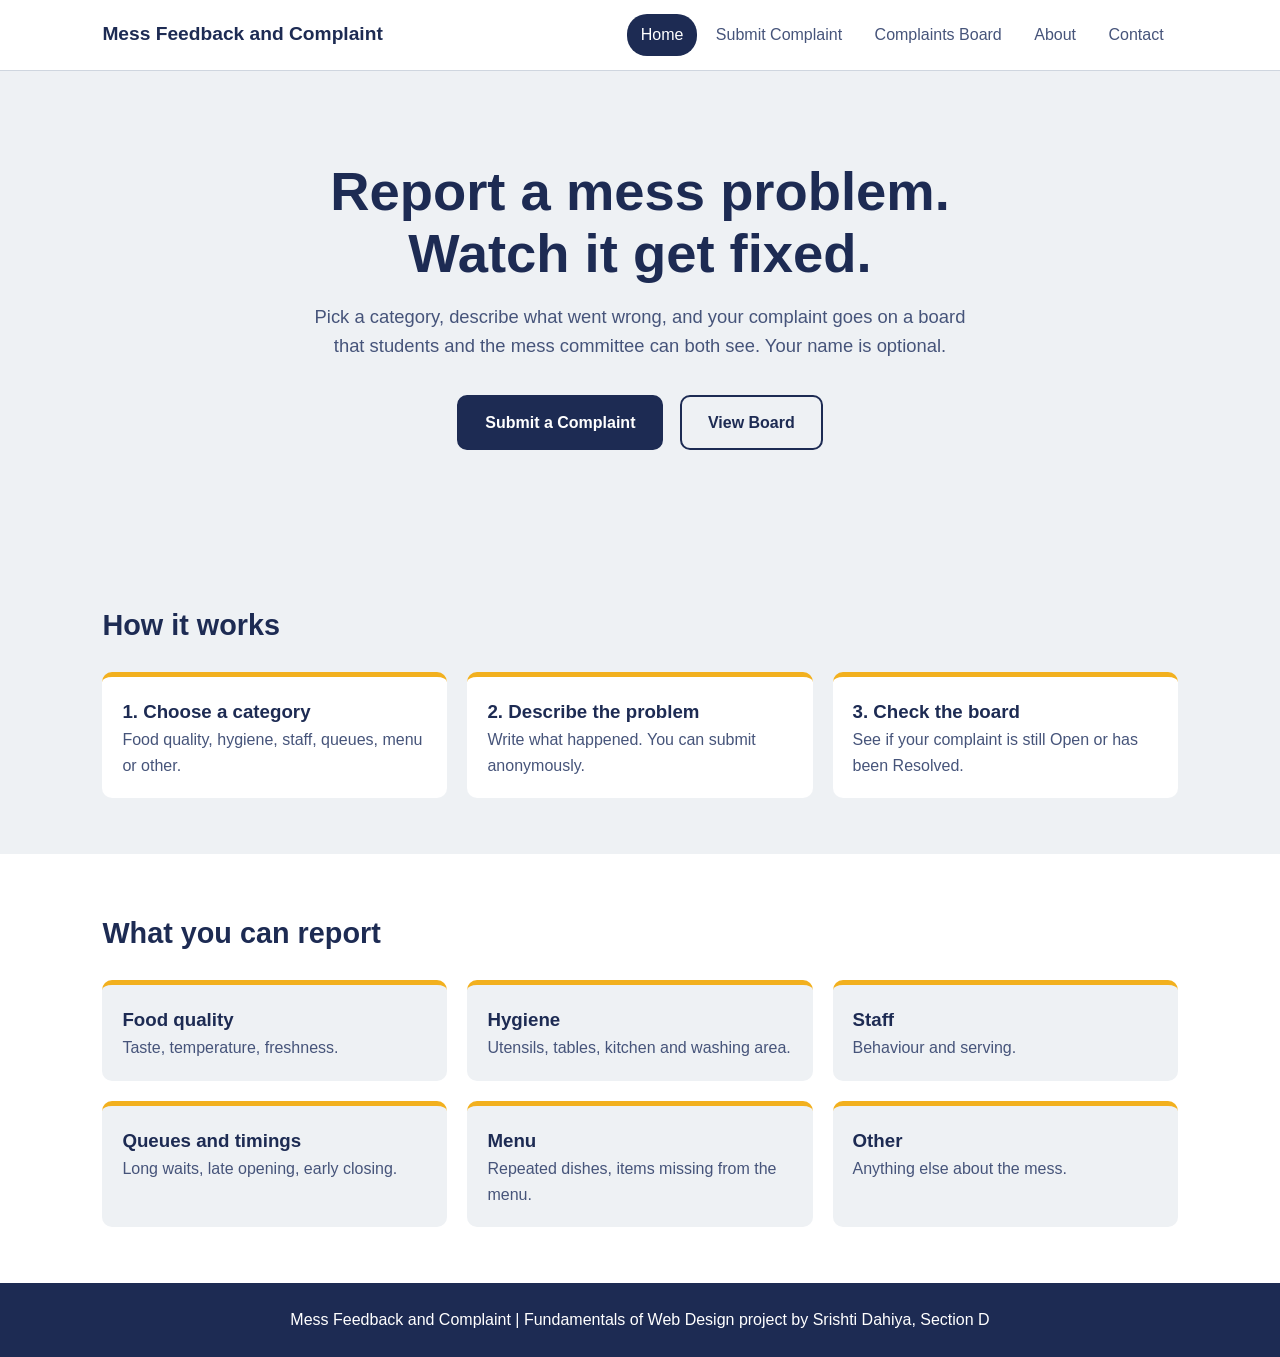
<file: index.html>
<!DOCTYPE html>
<html lang="en">
<head>
  <meta charset="UTF-8">
  <meta name="viewport" content="width=device-width, initial-scale=1.0">
  <title>Mess Feedback and Complaint</title>
  <link rel="stylesheet" href="style.css">
</head>
<body>
  <header>
    <a class="brand" href="index.html">Mess Feedback and Complaint</a>
    <nav>
      <a class="active" href="index.html">Home</a>
      <a href="submit.html">Submit Complaint</a>
      <a href="board.html">Complaints Board</a>
      <a href="about.html">About</a>
      <a href="contact.html">Contact</a>
    </nav>
  </header>

  <section class="hero">
    <h1>Report a mess problem. Watch it get fixed.</h1>
    <p>Pick a category, describe what went wrong, and your complaint goes on a board that students and the mess committee can both see. Your name is optional.</p>
    <a class="btn" href="submit.html">Submit a Complaint</a>
    <a class="btn light" href="board.html">View Board</a>
  </section>

  <section>
    <h2>How it works</h2>
    <div class="grid">
      <div><h3>1. Choose a category</h3><p>Food quality, hygiene, staff, queues, menu or other.</p></div>
      <div><h3>2. Describe the problem</h3><p>Write what happened. You can submit anonymously.</p></div>
      <div><h3>3. Check the board</h3><p>See if your complaint is still Open or has been Resolved.</p></div>
    </div>
  </section>

  <section class="tint">
    <h2>What you can report</h2>
    <div class="grid">
      <div><h3>Food quality</h3><p>Taste, temperature, freshness.</p></div>
      <div><h3>Hygiene</h3><p>Utensils, tables, kitchen and washing area.</p></div>
      <div><h3>Staff</h3><p>Behaviour and serving.</p></div>
      <div><h3>Queues and timings</h3><p>Long waits, late opening, early closing.</p></div>
      <div><h3>Menu</h3><p>Repeated dishes, items missing from the menu.</p></div>
      <div><h3>Other</h3><p>Anything else about the mess.</p></div>
    </div>
  </section>

  <footer>Mess Feedback and Complaint | Fundamentals of Web Design project by Srishti Dahiya, Section D</footer>
</body>
</html>
</file>
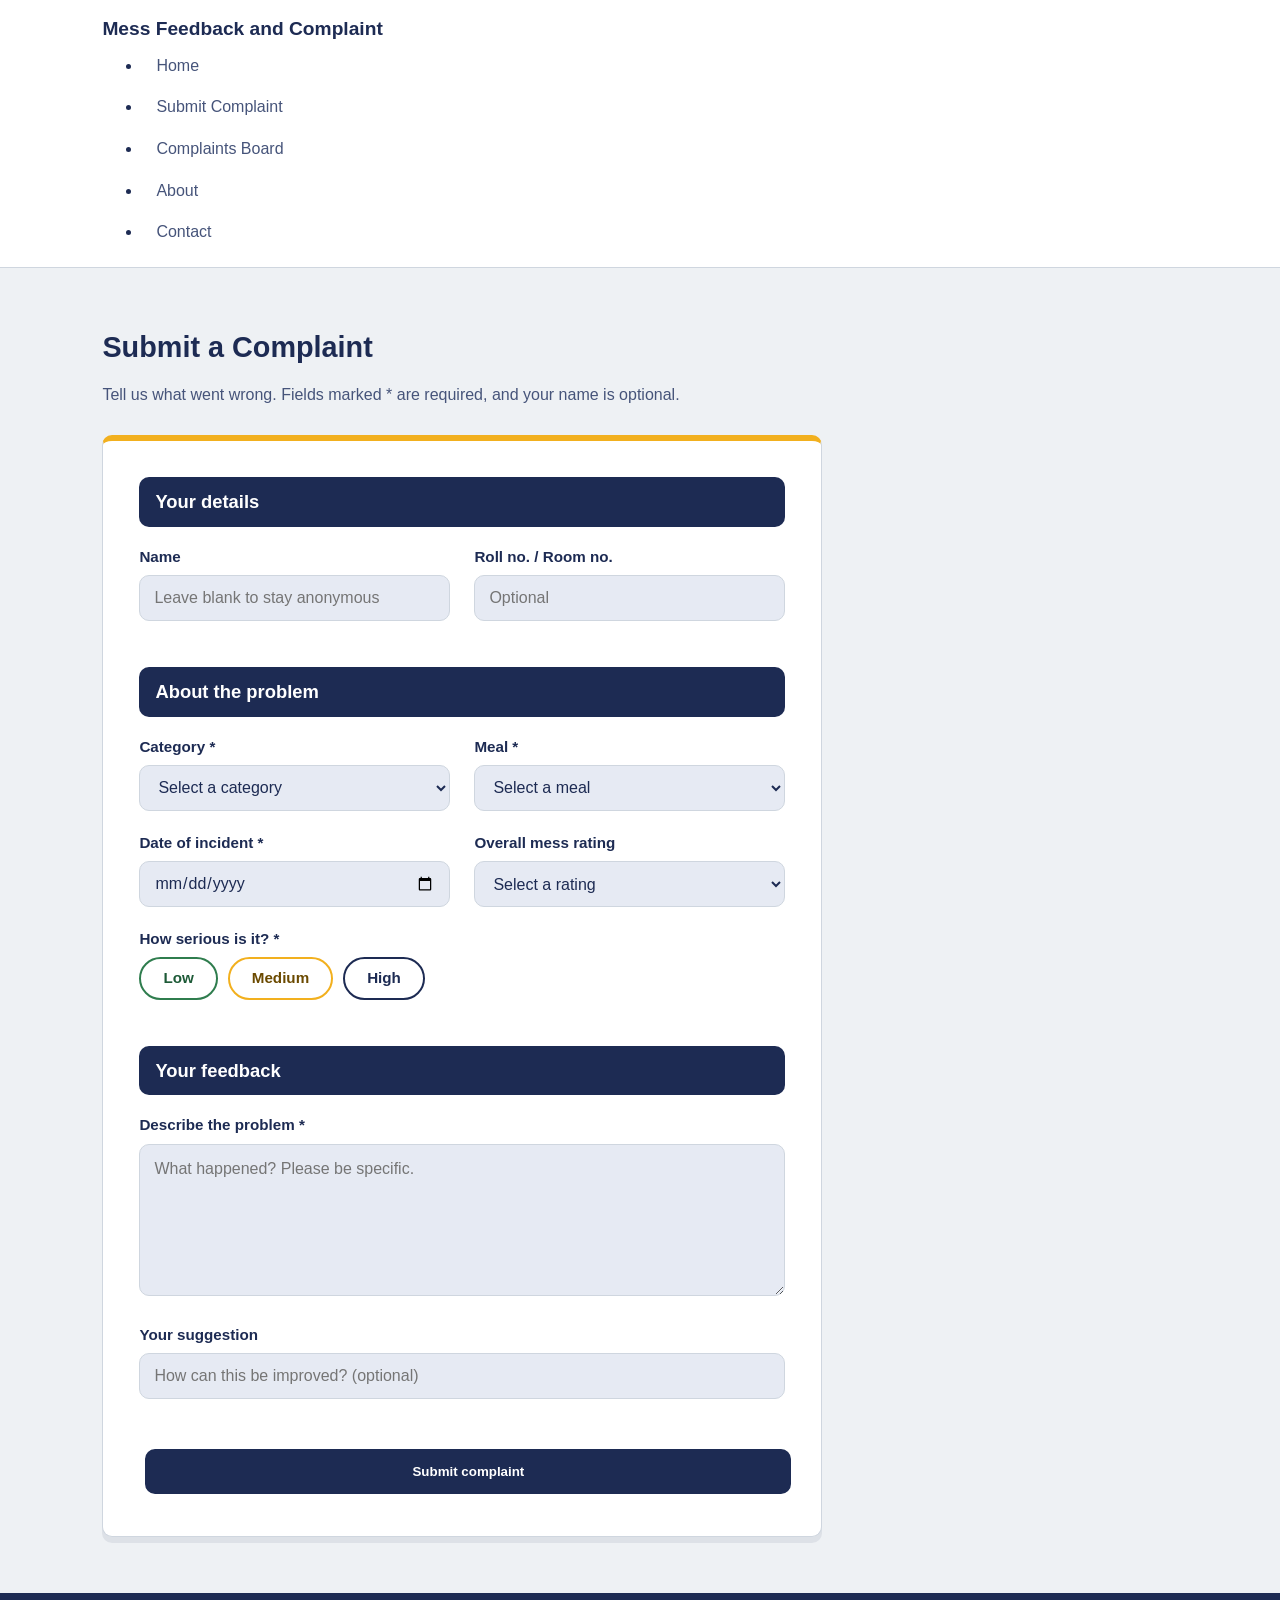
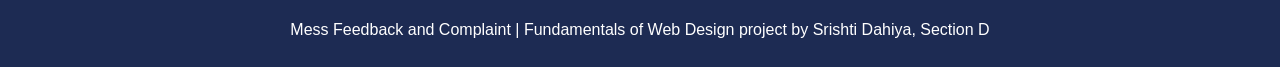
<file: submit.html>
<!DOCTYPE html>
<html lang="en">
<head>
  <meta charset="UTF-8">
  <meta name="viewport" content="width=device-width, initial-scale=1.0">
  <title>Submit Complaint | Mess Feedback and Complaint</title>
  <link rel="stylesheet" href="style.css">
  <style>
    .feedback-form{max-width:720px;padding:10px 36px 36px;background:#fff;border:1px solid #cfd6df;border-top:6px solid #f2b01e;border-radius:10px;box-shadow:0 6px 0 rgba(29,43,83,.08)}
    .feedback-form *{box-sizing:border-box}
    .form-intro{margin:-12px 0 28px;color:#46547a}
    fieldset{border:0;margin:26px 0 0;padding:0;min-width:0}
    legend{float:left;width:100%;margin:0 0 18px;padding:10px 16px;background:#1d2b53;color:#fff;border-radius:10px;font-size:1.15rem;font-weight:700}
    fieldset>.row,fieldset>.field{clear:both}
    .field{margin-bottom:20px}
    label,.label{display:block;margin-bottom:6px;font-size:.95rem;font-weight:600}
    input[type=text],input[type=date],select,textarea{width:100%;height:46px;padding:11px 14px;border:1.5px solid #cfd6df;border-radius:10px;background:#e6eaf3;font:inherit;color:#1d2b53}
    textarea{height:auto;min-height:120px;resize:vertical}
    input:focus,select:focus,textarea:focus{outline:3px solid #1d2b53;outline-offset:1px;background:#fff}
    .row{display:flex;flex-wrap:wrap;gap:0 24px}
    .row .field{flex:1;min-width:220px}
    .options{display:flex;flex-wrap:wrap;gap:10px}
    .options label{margin:0;cursor:pointer}
    .options input{position:absolute;opacity:0}
    .options span{display:inline-block;padding:7px 22px;border:2px solid;border-radius:999px;background:#fff;font-weight:600}
    .low span{border-color:#2f7d4e;color:#1d5a37} .medium span{border-color:#f2b01e;color:#6b4a00} .high span{border-color:#1d2b53}
    .low input:checked+span{background:#2f7d4e;color:#fff} .medium input:checked+span{background:#f2b01e;color:#1d2b53}
    .high input:checked+span{background:#1d2b53;color:#fff}
    .options input:focus-visible+span{outline:3px solid #f2b01e;outline-offset:2px}
    .submit-btn{display:block;width:100%;margin-top:30px;cursor:pointer}
  </style>
</head>
<body>
  <header class="site-header">
    <div class="container header-inner">
      <a class="brand" href="index.html">Mess Feedback and Complaint</a>
      <nav class="site-nav" aria-label="Main"><ul class="nav-list">
        <li><a href="index.html">Home</a></li>
        <li><a href="submit.html" aria-current="page">Submit Complaint</a></li>
        <li><a href="board.html">Complaints Board</a></li>
        <li><a href="about.html">About</a></li>
        <li><a href="contact.html">Contact</a></li>
      </ul></nav>
    </div>
  </header>
  <main><section class="section"><div class="container">
    <h2>Submit a Complaint</h2>
    <p class="form-intro">Tell us what went wrong. Fields marked * are required, and your name is optional.</p>
    <form class="feedback-form" action="#" method="post">
      <fieldset>
        <legend>Your details</legend>
        <div class="row">
          <div class="field"><label for="name">Name</label><input type="text" id="name" name="name" placeholder="Leave blank to stay anonymous"></div>
          <div class="field"><label for="roll">Roll no. / Room no.</label><input type="text" id="roll" name="roll" placeholder="Optional"></div>
        </div>
      </fieldset>
      <fieldset>
        <legend>About the problem</legend>
        <div class="row">
          <div class="field"><label for="category">Category *</label>
            <select id="category" name="category" required><option value="">Select a category</option><option>Food quality</option><option>Hygiene</option><option>Staff</option><option>Queues and timings</option><option>Menu</option><option>Other</option></select></div>
          <div class="field"><label for="meal">Meal *</label>
            <select id="meal" name="meal" required><option value="">Select a meal</option><option>Breakfast</option><option>Lunch</option><option>Snacks</option><option>Dinner</option></select></div>
        </div>
        <div class="row">
          <div class="field"><label for="date">Date of incident *</label><input type="date" id="date" name="date" required></div>
          <div class="field"><label for="rating">Overall mess rating</label>
            <select id="rating" name="rating"><option value="">Select a rating</option><option value="5">5 - Excellent</option><option value="4">4 - Good</option><option value="3">3 - Average</option><option value="2">2 - Poor</option><option value="1">1 - Very poor</option></select></div>
        </div>
        <div class="field"><span class="label">How serious is it? *</span>
          <div class="options">
            <label class="low"><input type="radio" name="priority" value="Low" required><span>Low</span></label>
            <label class="medium"><input type="radio" name="priority" value="Medium"><span>Medium</span></label>
            <label class="high"><input type="radio" name="priority" value="High"><span>High</span></label>
          </div>
        </div>
      </fieldset>
      <fieldset>
        <legend>Your feedback</legend>
        <div class="field"><label for="comment">Describe the problem *</label><textarea id="comment" name="comment" rows="5" minlength="15" maxlength="500" required placeholder="What happened? Please be specific."></textarea></div>
        <div class="field"><label for="suggestion">Your suggestion</label><input type="text" id="suggestion" name="suggestion" placeholder="How can this be improved? (optional)"></div>
      </fieldset>
      <button type="submit" class="btn btn-accent submit-btn">Submit complaint</button>
    </form>
  </div></section></main>
  <footer class="site-footer"><div class="container footer-inner">
    <p>Mess Feedback and Complaint | Fundamentals of Web Design project by Srishti Dahiya, Section D</p>
  </div></footer>
</body>
</html>
</file>
<file: style.css>
* { box-sizing: border-box; margin: 0; }
body { font-family: "Segoe UI", Arial, sans-serif; color: #1d2b53; background: #eef1f4; line-height: 1.6; }

header { display: flex; flex-wrap: wrap; justify-content: space-between; align-items: center; gap: 8px 24px;
  padding: 14px 8%; background: #fff; border-bottom: 1px solid #cfd6df; position: sticky; top: 0; z-index: 5; }
.brand { font-weight: 700; font-size: 1.2rem; text-decoration: none; color: inherit; }
nav a { display: inline-block; padding: 8px 14px; border-radius: 20px; text-decoration: none; color: #46547a; }
nav a:hover { background: #eef1f4; }
nav a.active { background: #1d2b53; color: #fff; }

section { padding: 56px 8%; }
h2 { font-size: 1.8rem; margin-bottom: 24px; }
.hero { text-align: center; padding: 90px 8%; }
.hero h1 { font-size: clamp(2rem, 6vw, 3.4rem); line-height: 1.15; max-width: 14em; margin: 0 auto 16px; }
.hero p { max-width: 36em; margin: 0 auto 28px; font-size: 1.15rem; color: #46547a; }

.btn { display: inline-block; margin: 6px; padding: 13px 26px; border-radius: 10px; border: 2px solid #1d2b53;
  background: #1d2b53; color: #fff; font-weight: 600; text-decoration: none; }
.btn.light { background: transparent; color: #1d2b53; }
.btn:hover { background: #f2b01e; border-color: #f2b01e; color: #1d2b53; }

.grid { display: grid; grid-template-columns: repeat(auto-fit, minmax(280px, 1fr)); gap: 20px; max-width: 1100px; }
.grid div { background: #fff; padding: 20px; border-radius: 10px; border-top: 5px solid #f2b01e; }
.grid p { color: #46547a; }
.tint { background: #fff; }
.tint .grid div { background: #eef1f4; }

footer { text-align: center; padding: 24px 8%; background: #1d2b53; color: #fff; }
</file>
